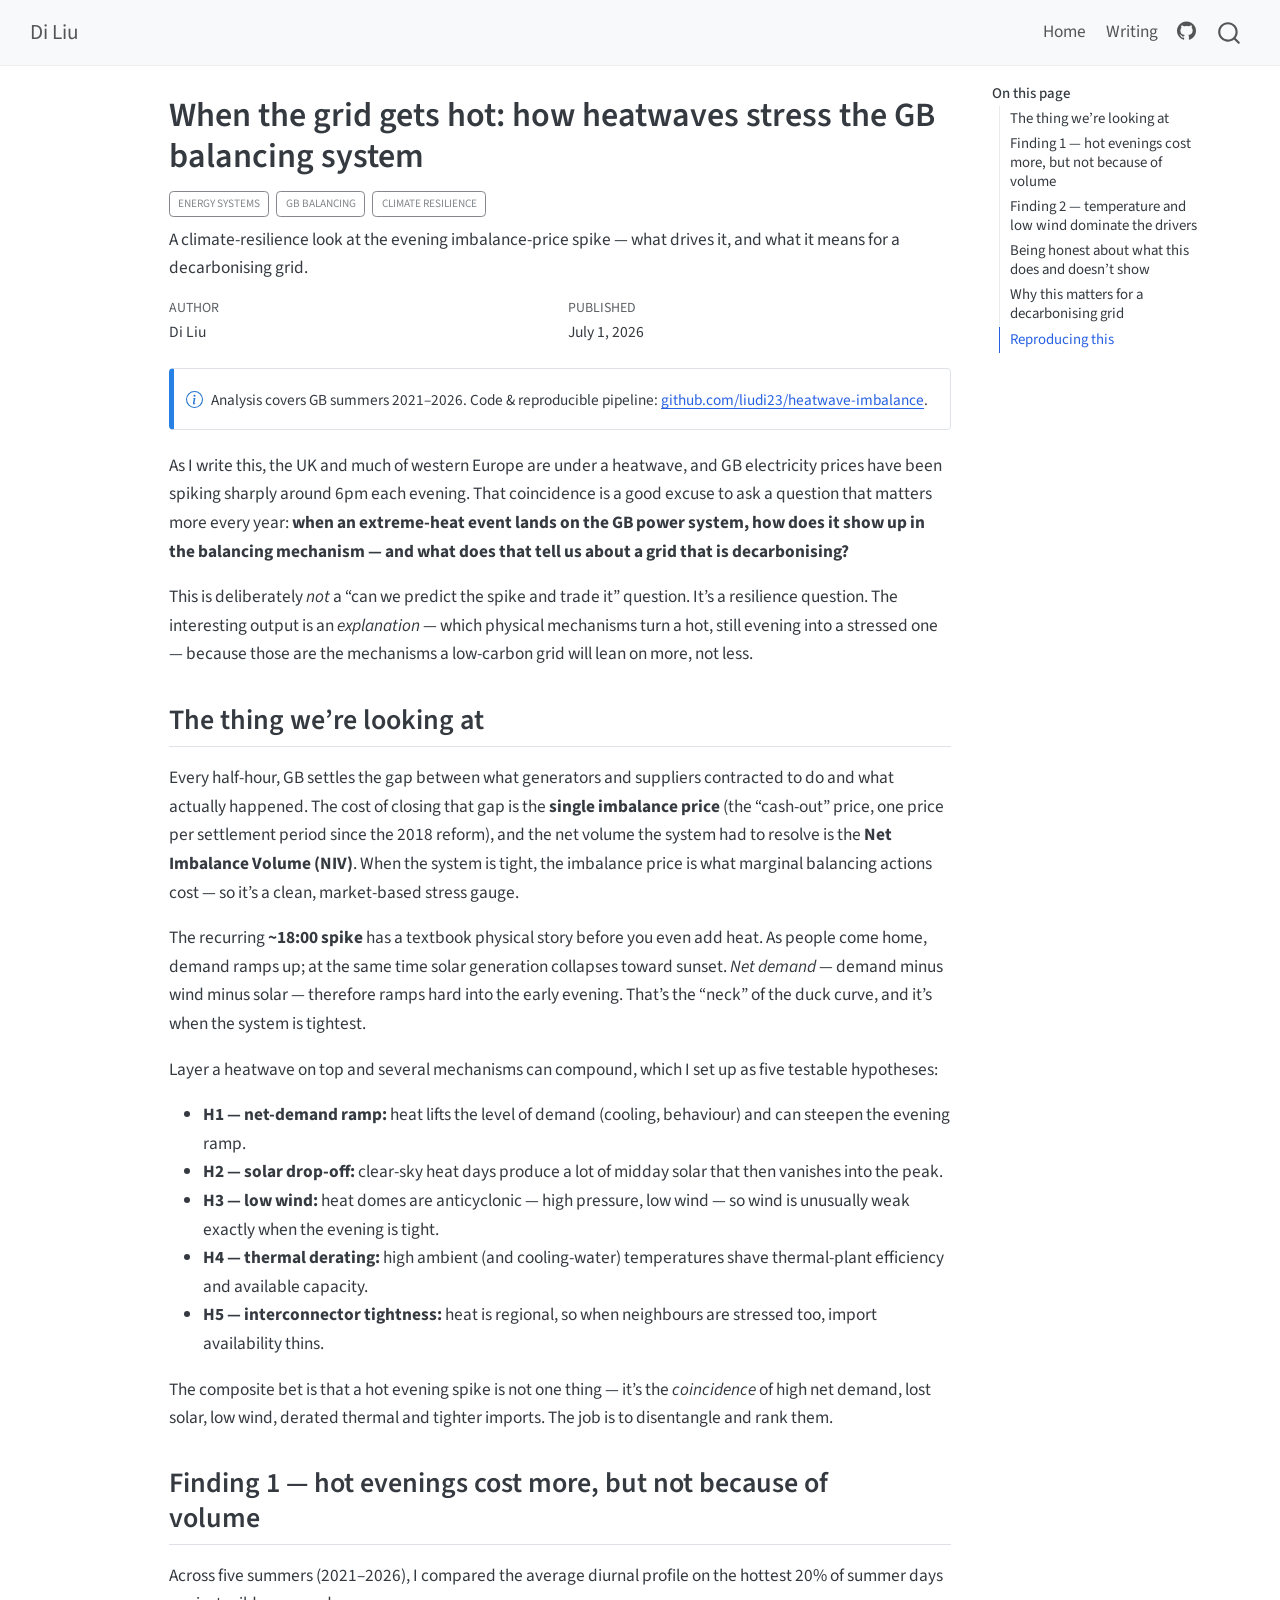
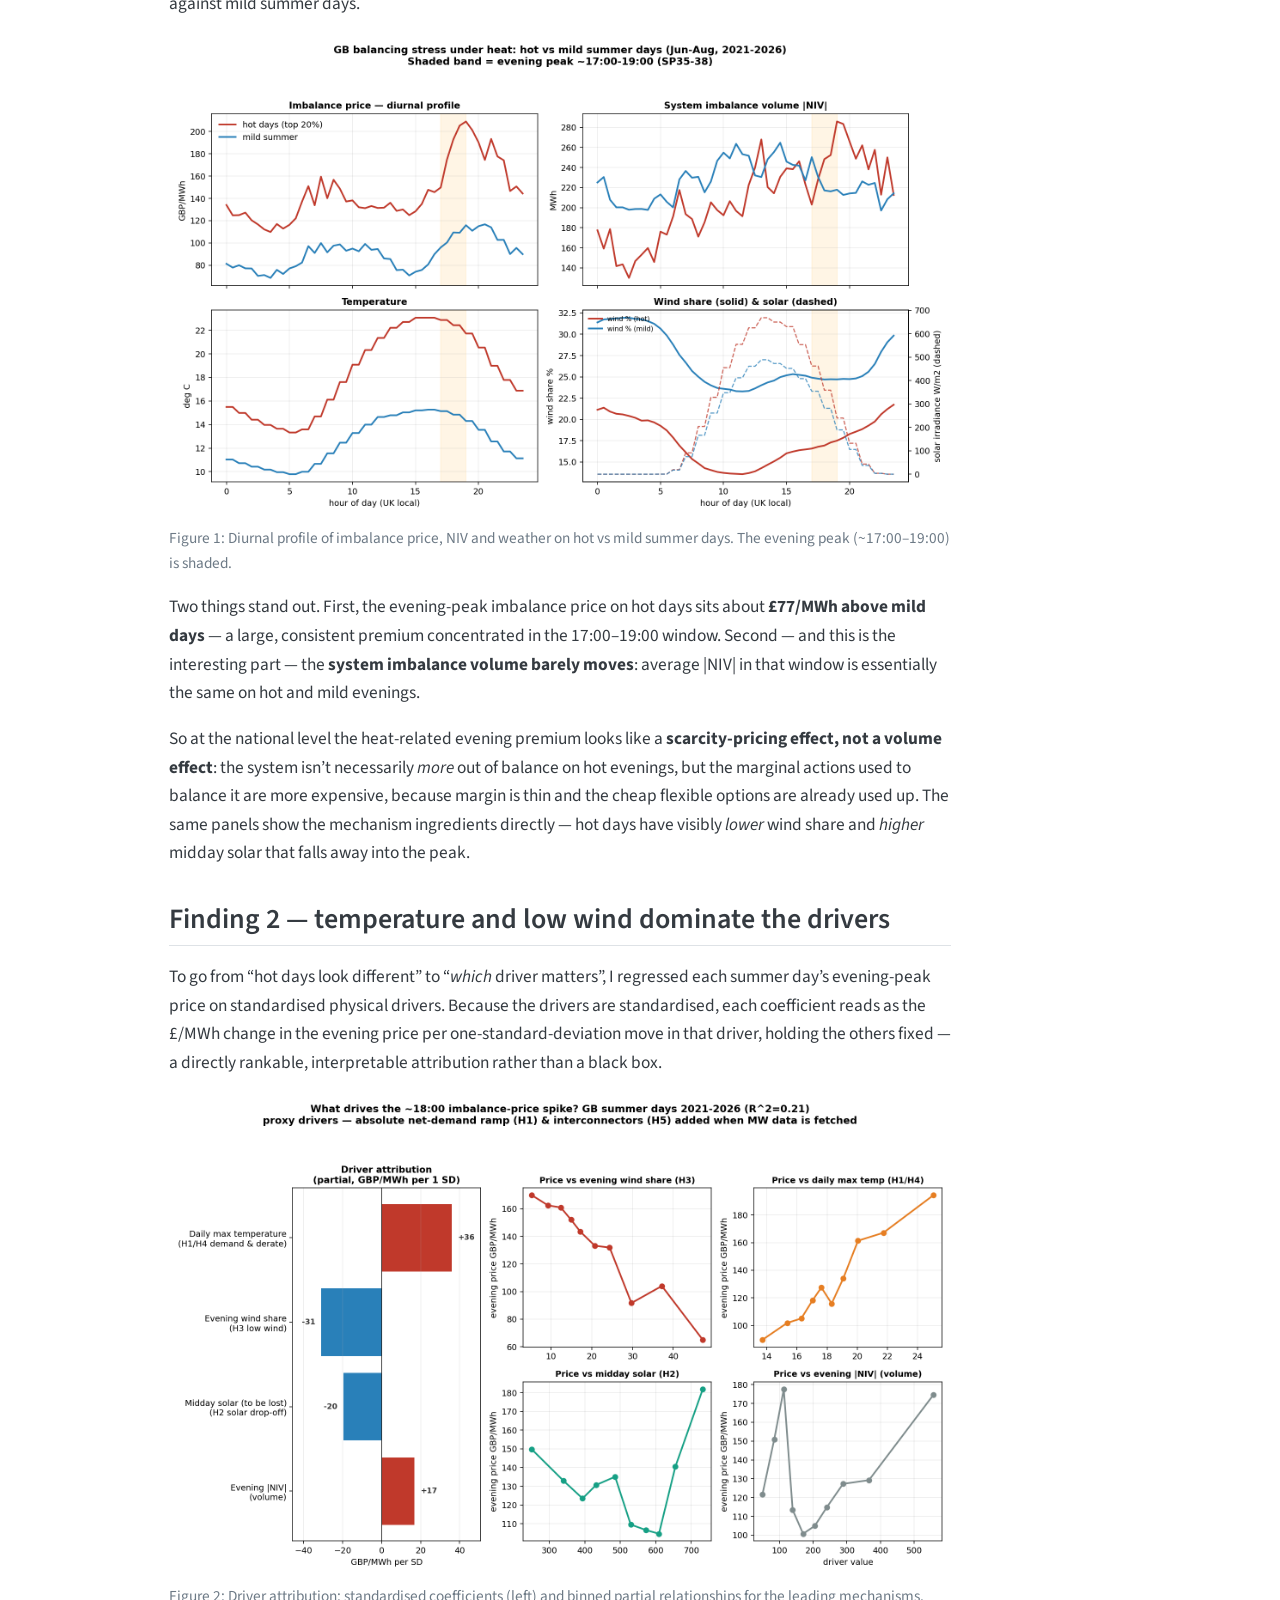
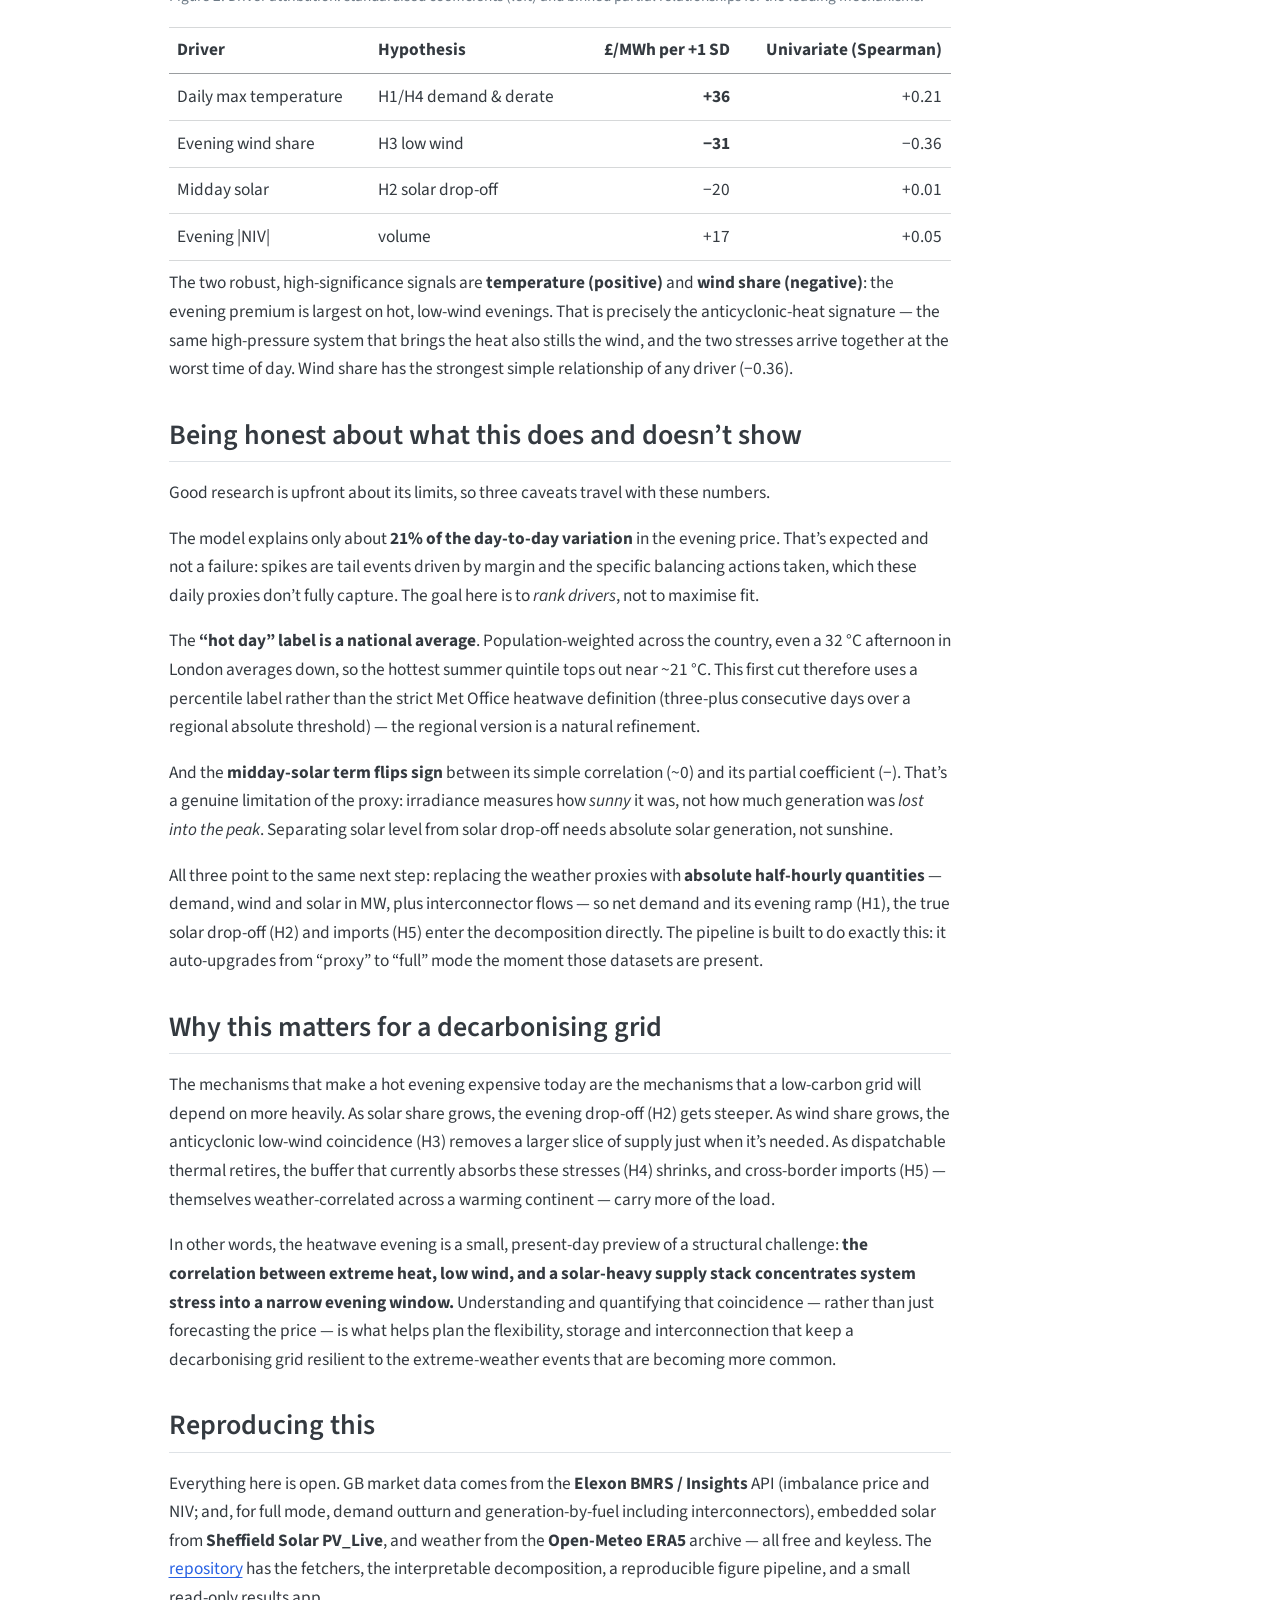
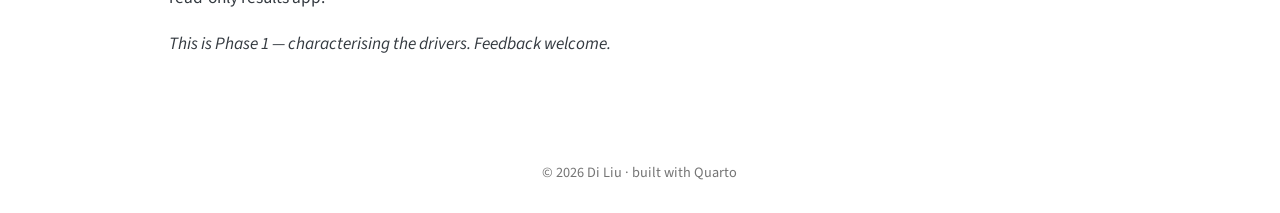
<file: posts/heatwave-imbalance/index.html>
<!DOCTYPE html>
<html xmlns="http://www.w3.org/1999/xhtml" lang="en" xml:lang="en"><head>

<meta charset="utf-8">
<meta name="generator" content="quarto-1.10.18">

<meta name="viewport" content="width=device-width, initial-scale=1.0, user-scalable=yes">

<meta name="author" content="Di Liu">
<meta name="dcterms.date" content="2026-07-01">
<meta name="description" content="A climate-resilience look at the evening imbalance-price spike — what drives it, and what it means for a decarbonising grid.">

<title>When the grid gets hot: how heatwaves stress the GB balancing system – Di Liu</title>
<style>
/* Default styles provided by pandoc.
** See https://pandoc.org/MANUAL.html#variables-for-html for config info.
*/
span.smallcaps{font-variant: small-caps;}
div.columns{display: flex; gap: 1.5em;}
div.column{flex: auto;}
@media screen {
div.columns{gap: min(4vw, 1.5em);}
div.column{overflow-x: auto;}
}
div.hanging-indent{margin-left: 1.5em; text-indent: -1.5em;}
ul.task-list{list-style: none;}
ul.task-list li input[type="checkbox"] {
  width: 0.8em;
  margin: 0 0.8em 0.2em -1em; /* quarto-specific, see https://github.com/quarto-dev/quarto-cli/issues/4556 */ 
  vertical-align: middle;
}
</style>


<script src="../../site_libs/quarto-nav/quarto-nav.js"></script>
<script src="../../site_libs/quarto-nav/headroom.min.js"></script>
<script src="../../site_libs/clipboard/clipboard.min.js"></script>
<script src="../../site_libs/quarto-search/autocomplete.umd.js"></script>
<script src="../../site_libs/quarto-search/fuse.min.js"></script>
<script src="../../site_libs/quarto-search/quarto-search.js"></script>
<meta name="quarto:offset" content="../../">
<script src="../../site_libs/quarto-html/quarto.js" type="module"></script>
<script src="../../site_libs/quarto-html/tabsets/tabsets.js" type="module"></script>
<script src="../../site_libs/quarto-html/popper.min.js"></script>
<script src="../../site_libs/quarto-html/tippy.umd.min.js"></script>
<script src="../../site_libs/quarto-html/anchor.min.js"></script>
<link href="../../site_libs/quarto-html/tippy.css" rel="stylesheet">
<link href="../../site_libs/quarto-html/quarto-syntax-highlighting-64a204ab8560d761af7679ceaba22944.css" rel="stylesheet" id="quarto-text-highlighting-styles">
<script src="../../site_libs/bootstrap/bootstrap.min.js"></script>
<link href="../../site_libs/bootstrap/bootstrap-icons.css" rel="stylesheet">
<link href="../../site_libs/bootstrap/bootstrap-6ac2aec46ad7f46b16024ee4409aa65c.min.css" rel="stylesheet" append-hash="true" id="quarto-bootstrap" data-mode="light">
<script id="quarto-search-options" type="application/json">{
  "location": "navbar",
  "copy-button": false,
  "collapse-after": 3,
  "panel-placement": "end",
  "type": "overlay",
  "limit": 50,
  "keyboard-shortcut": [
    "f",
    "/",
    "s"
  ],
  "show-item-context": false,
  "language": {
    "search-no-results-text": "No results",
    "search-matching-documents-text": "matching documents",
    "search-copy-link-title": "Copy link to search",
    "search-hide-matches-text": "Hide additional matches",
    "search-more-match-text": "more match in this document",
    "search-more-matches-text": "more matches in this document",
    "search-clear-button-title": "Clear",
    "search-text-placeholder": "",
    "search-detached-cancel-button-title": "Cancel",
    "search-submit-button-title": "Submit",
    "search-label": "Search"
  }
}</script>


<link rel="stylesheet" href="../../styles.css">
</head>

<body class="nav-fixed quarto-light">

<div id="quarto-search-results"></div>
  <header id="quarto-header" class="headroom fixed-top">
    <nav class="navbar navbar-expand-lg " data-bs-theme="dark">
      <div class="navbar-container container-fluid">
      <div class="navbar-brand-container mx-auto">
    <a class="navbar-brand" href="../../index.html">
    <span class="navbar-title">Di Liu</span>
    </a>
  </div>
            <div id="quarto-search" class="" title="Search"></div>
          <button class="navbar-toggler" type="button" data-bs-toggle="collapse" data-bs-target="#navbarCollapse" aria-controls="navbarCollapse" role="menu" aria-expanded="false" aria-label="Toggle navigation" onclick="if (window.quartoToggleHeadroom) { window.quartoToggleHeadroom(); }">
  <span class="navbar-toggler-icon"></span>
</button>
          <div class="collapse navbar-collapse" id="navbarCollapse">
            <ul class="navbar-nav navbar-nav-scroll ms-auto">
  <li class="nav-item">
    <a class="nav-link" href="../../index.html"> 
<span class="menu-text">Home</span></a>
  </li>  
  <li class="nav-item">
    <a class="nav-link" href="../../writing.html"> 
<span class="menu-text">Writing</span></a>
  </li>  
  <li class="nav-item compact">
    <a class="nav-link" href="https://github.com/liudi23"> <i class="bi bi-github" role="img" aria-label="GitHub">
</i> 
<span class="menu-text"></span></a>
  </li>  
</ul>
          </div> <!-- /navcollapse -->
            <div class="quarto-navbar-tools">
</div>
      </div> <!-- /container-fluid -->
    </nav>
</header>
<!-- content -->
<div id="quarto-content" class="quarto-container page-columns page-rows-contents page-layout-article page-navbar">
<!-- sidebar -->
<!-- margin-sidebar -->
    <div id="quarto-margin-sidebar" class="sidebar margin-sidebar">
        <nav id="TOC" role="doc-toc" class="toc-active">
    <h2 id="toc-title">On this page</h2>
   
  <ul class="collapse">
  <li><a href="#the-thing-were-looking-at" id="toc-the-thing-were-looking-at" class="nav-link active" data-scroll-target="#the-thing-were-looking-at">The thing we’re looking at</a></li>
  <li><a href="#finding-1-hot-evenings-cost-more-but-not-because-of-volume" id="toc-finding-1-hot-evenings-cost-more-but-not-because-of-volume" class="nav-link" data-scroll-target="#finding-1-hot-evenings-cost-more-but-not-because-of-volume">Finding 1 — hot evenings cost more, but not because of volume</a></li>
  <li><a href="#finding-2-temperature-and-low-wind-dominate-the-drivers" id="toc-finding-2-temperature-and-low-wind-dominate-the-drivers" class="nav-link" data-scroll-target="#finding-2-temperature-and-low-wind-dominate-the-drivers">Finding 2 — temperature and low wind dominate the drivers</a></li>
  <li><a href="#being-honest-about-what-this-does-and-doesnt-show" id="toc-being-honest-about-what-this-does-and-doesnt-show" class="nav-link" data-scroll-target="#being-honest-about-what-this-does-and-doesnt-show">Being honest about what this does and doesn’t show</a></li>
  <li><a href="#why-this-matters-for-a-decarbonising-grid" id="toc-why-this-matters-for-a-decarbonising-grid" class="nav-link" data-scroll-target="#why-this-matters-for-a-decarbonising-grid">Why this matters for a decarbonising grid</a></li>
  <li><a href="#reproducing-this" id="toc-reproducing-this" class="nav-link" data-scroll-target="#reproducing-this">Reproducing this</a></li>
  </ul>
</nav>
    </div>
<!-- main -->
<main class="content" id="quarto-document-content">

<header id="title-block-header" class="quarto-title-block default">
<div class="quarto-title">
<h1 class="title">When the grid gets hot: how heatwaves stress the GB balancing system</h1>
  <div class="quarto-categories">
    <div class="quarto-category">energy systems</div>
    <div class="quarto-category">GB balancing</div>
    <div class="quarto-category">climate resilience</div>
  </div>
  </div>

<div>
  <div class="description">
    A climate-resilience look at the evening imbalance-price spike — what drives it, and what it means for a decarbonising grid.
  </div>
</div>


<div class="quarto-title-meta">

    <div>
    <div class="quarto-title-meta-heading">Author</div>
    <div class="quarto-title-meta-contents">
             <p>Di Liu </p>
          </div>
  </div>
    
    <div>
    <div class="quarto-title-meta-heading">Published</div>
    <div class="quarto-title-meta-contents">
      <p class="date">July 1, 2026</p>
    </div>
  </div>
  
    
  </div>
  


</header>


<div class="callout callout-style-simple callout-note">
<div class="callout-body d-flex">
<div class="callout-icon-container">
<i class="callout-icon"></i>
</div>
<div class="callout-body-container">
<p>Analysis covers GB summers 2021–2026. Code &amp; reproducible pipeline: <a href="https://github.com/liudi23/heatwave-imbalance">github.com/liudi23/heatwave-imbalance</a>. <!-- Add your live Streamlit app link here once deployed. --></p>
</div>
</div>
</div>
<p>As I write this, the UK and much of western Europe are under a heatwave, and GB electricity prices have been spiking sharply around 6pm each evening. That coincidence is a good excuse to ask a question that matters more every year: <strong>when an extreme-heat event lands on the GB power system, how does it show up in the balancing mechanism — and what does that tell us about a grid that is decarbonising?</strong></p>
<p>This is deliberately <em>not</em> a “can we predict the spike and trade it” question. It’s a resilience question. The interesting output is an <em>explanation</em> — which physical mechanisms turn a hot, still evening into a stressed one — because those are the mechanisms a low-carbon grid will lean on more, not less.</p>
<section id="the-thing-were-looking-at" class="level2">
<h2 class="anchored" data-anchor-id="the-thing-were-looking-at">The thing we’re looking at</h2>
<p>Every half-hour, GB settles the gap between what generators and suppliers contracted to do and what actually happened. The cost of closing that gap is the <strong>single imbalance price</strong> (the “cash-out” price, one price per settlement period since the 2018 reform), and the net volume the system had to resolve is the <strong>Net Imbalance Volume (NIV)</strong>. When the system is tight, the imbalance price is what marginal balancing actions cost — so it’s a clean, market-based stress gauge.</p>
<p>The recurring <strong>~18:00 spike</strong> has a textbook physical story before you even add heat. As people come home, demand ramps up; at the same time solar generation collapses toward sunset. <em>Net demand</em> — demand minus wind minus solar — therefore ramps hard into the early evening. That’s the “neck” of the duck curve, and it’s when the system is tightest.</p>
<p>Layer a heatwave on top and several mechanisms can compound, which I set up as five testable hypotheses:</p>
<ul>
<li><strong>H1 — net-demand ramp:</strong> heat lifts the level of demand (cooling, behaviour) and can steepen the evening ramp.</li>
<li><strong>H2 — solar drop-off:</strong> clear-sky heat days produce a lot of midday solar that then vanishes into the peak.</li>
<li><strong>H3 — low wind:</strong> heat domes are anticyclonic — high pressure, low wind — so wind is unusually weak exactly when the evening is tight.</li>
<li><strong>H4 — thermal derating:</strong> high ambient (and cooling-water) temperatures shave thermal-plant efficiency and available capacity.</li>
<li><strong>H5 — interconnector tightness:</strong> heat is regional, so when neighbours are stressed too, import availability thins.</li>
</ul>
<p>The composite bet is that a hot evening spike is not one thing — it’s the <em>coincidence</em> of high net demand, lost solar, low wind, derated thermal and tighter imports. The job is to disentangle and rank them.</p>
</section>
<section id="finding-1-hot-evenings-cost-more-but-not-because-of-volume" class="level2">
<h2 class="anchored" data-anchor-id="finding-1-hot-evenings-cost-more-but-not-because-of-volume">Finding 1 — hot evenings cost more, but not because of volume</h2>
<p>Across five summers (2021–2026), I compared the average diurnal profile on the hottest 20% of summer days against mild summer days.</p>
<div id="fig-diurnal" class="quarto-float quarto-figure quarto-figure-center anchored">
<figure class="quarto-float quarto-float-fig figure">
<div aria-describedby="fig-diurnal-caption-0ceaefa1-69ba-4598-a22c-09a6ac19f8ca">
<img src="heatwave_diurnal_profile.png" class="img-fluid figure-img">
</div>
<figcaption class="quarto-float-caption-bottom quarto-float-caption quarto-float-fig" id="fig-diurnal-caption-0ceaefa1-69ba-4598-a22c-09a6ac19f8ca">
Figure&nbsp;1: Diurnal profile of imbalance price, NIV and weather on hot vs mild summer days. The evening peak (~17:00–19:00) is shaded.
</figcaption>
</figure>
</div>
<p>Two things stand out. First, the evening-peak imbalance price on hot days sits about <strong>£77/MWh above mild days</strong> — a large, consistent premium concentrated in the 17:00–19:00 window. Second — and this is the interesting part — the <strong>system imbalance volume barely moves</strong>: average |NIV| in that window is essentially the same on hot and mild evenings.</p>
<p>So at the national level the heat-related evening premium looks like a <strong>scarcity-pricing effect, not a volume effect</strong>: the system isn’t necessarily <em>more</em> out of balance on hot evenings, but the marginal actions used to balance it are more expensive, because margin is thin and the cheap flexible options are already used up. The same panels show the mechanism ingredients directly — hot days have visibly <em>lower</em> wind share and <em>higher</em> midday solar that falls away into the peak.</p>
</section>
<section id="finding-2-temperature-and-low-wind-dominate-the-drivers" class="level2">
<h2 class="anchored" data-anchor-id="finding-2-temperature-and-low-wind-dominate-the-drivers">Finding 2 — temperature and low wind dominate the drivers</h2>
<p>To go from “hot days look different” to “<em>which</em> driver matters”, I regressed each summer day’s evening-peak price on standardised physical drivers. Because the drivers are standardised, each coefficient reads as the £/MWh change in the evening price per one-standard-deviation move in that driver, holding the others fixed — a directly rankable, interpretable attribution rather than a black box.</p>
<div id="fig-decomp" class="quarto-float quarto-figure quarto-figure-center anchored">
<figure class="quarto-float quarto-float-fig figure">
<div aria-describedby="fig-decomp-caption-0ceaefa1-69ba-4598-a22c-09a6ac19f8ca">
<img src="spike_decomposition.png" class="img-fluid figure-img">
</div>
<figcaption class="quarto-float-caption-bottom quarto-float-caption quarto-float-fig" id="fig-decomp-caption-0ceaefa1-69ba-4598-a22c-09a6ac19f8ca">
Figure&nbsp;2: Driver attribution: standardised coefficients (left) and binned partial relationships for the leading mechanisms.
</figcaption>
</figure>
</div>
<table class="caption-top table">
<thead>
<tr class="header">
<th>Driver</th>
<th>Hypothesis</th>
<th style="text-align: right;">£/MWh per +1 SD</th>
<th style="text-align: right;">Univariate (Spearman)</th>
</tr>
</thead>
<tbody>
<tr class="odd">
<td>Daily max temperature</td>
<td>H1/H4 demand &amp; derate</td>
<td style="text-align: right;"><strong>+36</strong></td>
<td style="text-align: right;">+0.21</td>
</tr>
<tr class="even">
<td>Evening wind share</td>
<td>H3 low wind</td>
<td style="text-align: right;"><strong>−31</strong></td>
<td style="text-align: right;">−0.36</td>
</tr>
<tr class="odd">
<td>Midday solar</td>
<td>H2 solar drop-off</td>
<td style="text-align: right;">−20</td>
<td style="text-align: right;">+0.01</td>
</tr>
<tr class="even">
<td>Evening |NIV|</td>
<td>volume</td>
<td style="text-align: right;">+17</td>
<td style="text-align: right;">+0.05</td>
</tr>
</tbody>
</table>
<p>The two robust, high-significance signals are <strong>temperature (positive)</strong> and <strong>wind share (negative)</strong>: the evening premium is largest on hot, low-wind evenings. That is precisely the anticyclonic-heat signature — the same high-pressure system that brings the heat also stills the wind, and the two stresses arrive together at the worst time of day. Wind share has the strongest simple relationship of any driver (−0.36).</p>
</section>
<section id="being-honest-about-what-this-does-and-doesnt-show" class="level2">
<h2 class="anchored" data-anchor-id="being-honest-about-what-this-does-and-doesnt-show">Being honest about what this does and doesn’t show</h2>
<p>Good research is upfront about its limits, so three caveats travel with these numbers.</p>
<p>The model explains only about <strong>21% of the day-to-day variation</strong> in the evening price. That’s expected and not a failure: spikes are tail events driven by margin and the specific balancing actions taken, which these daily proxies don’t fully capture. The goal here is to <em>rank drivers</em>, not to maximise fit.</p>
<p>The <strong>“hot day” label is a national average</strong>. Population-weighted across the country, even a 32 °C afternoon in London averages down, so the hottest summer quintile tops out near ~21 °C. This first cut therefore uses a percentile label rather than the strict Met Office heatwave definition (three-plus consecutive days over a regional absolute threshold) — the regional version is a natural refinement.</p>
<p>And the <strong>midday-solar term flips sign</strong> between its simple correlation (~0) and its partial coefficient (−). That’s a genuine limitation of the proxy: irradiance measures how <em>sunny</em> it was, not how much generation was <em>lost into the peak</em>. Separating solar level from solar drop-off needs absolute solar generation, not sunshine.</p>
<p>All three point to the same next step: replacing the weather proxies with <strong>absolute half-hourly quantities</strong> — demand, wind and solar in MW, plus interconnector flows — so net demand and its evening ramp (H1), the true solar drop-off (H2) and imports (H5) enter the decomposition directly. The pipeline is built to do exactly this: it auto-upgrades from “proxy” to “full” mode the moment those datasets are present.</p>
</section>
<section id="why-this-matters-for-a-decarbonising-grid" class="level2">
<h2 class="anchored" data-anchor-id="why-this-matters-for-a-decarbonising-grid">Why this matters for a decarbonising grid</h2>
<p>The mechanisms that make a hot evening expensive today are the mechanisms that a low-carbon grid will depend on more heavily. As solar share grows, the evening drop-off (H2) gets steeper. As wind share grows, the anticyclonic low-wind coincidence (H3) removes a larger slice of supply just when it’s needed. As dispatchable thermal retires, the buffer that currently absorbs these stresses (H4) shrinks, and cross-border imports (H5) — themselves weather-correlated across a warming continent — carry more of the load.</p>
<p>In other words, the heatwave evening is a small, present-day preview of a structural challenge: <strong>the correlation between extreme heat, low wind, and a solar-heavy supply stack concentrates system stress into a narrow evening window.</strong> Understanding and quantifying that coincidence — rather than just forecasting the price — is what helps plan the flexibility, storage and interconnection that keep a decarbonising grid resilient to the extreme-weather events that are becoming more common.</p>
</section>
<section id="reproducing-this" class="level2">
<h2 class="anchored" data-anchor-id="reproducing-this">Reproducing this</h2>
<p>Everything here is open. GB market data comes from the <strong>Elexon BMRS / Insights</strong> API (imbalance price and NIV; and, for full mode, demand outturn and generation-by-fuel including interconnectors), embedded solar from <strong>Sheffield Solar PV_Live</strong>, and weather from the <strong>Open-Meteo ERA5</strong> archive — all free and keyless. The <a href="https://github.com/liudi23/heatwave-imbalance">repository</a> has the fetchers, the interpretable decomposition, a reproducible figure pipeline, and a small read-only results app.</p>
<p><em>This is Phase 1 — characterising the drivers. Feedback welcome.</em></p>


</section>

</main> <!-- /main -->
<script id="quarto-html-after-body" type="application/javascript">
  window.document.addEventListener("DOMContentLoaded", function (event) {
    const icon = "";
    const anchorJS = new window.AnchorJS();
    anchorJS.options = {
      placement: 'right',
      icon: icon
    };
    anchorJS.add('.anchored');
    const isCodeAnnotation = (el) => {
      for (const clz of el.classList) {
        if (clz.startsWith('code-annotation-')) {                     
          return true;
        }
      }
      return false;
    }
    const onCopySuccess = function(e) {
      // button target
      const button = e.trigger;
      // don't keep focus
      button.blur();
      // flash "checked"
      button.classList.add('code-copy-button-checked');
      var currentTitle = button.getAttribute("title");
      button.setAttribute("title", "Copied!");
      let tooltip;
      if (window.bootstrap) {
        button.setAttribute("data-bs-toggle", "tooltip");
        button.setAttribute("data-bs-placement", "left");
        button.setAttribute("data-bs-title", "Copied!");
        tooltip = new bootstrap.Tooltip(button, 
          { trigger: "manual", 
            customClass: "code-copy-button-tooltip",
            offset: [0, -8]});
        tooltip.show();    
      }
      setTimeout(function() {
        if (tooltip) {
          tooltip.hide();
          button.removeAttribute("data-bs-title");
          button.removeAttribute("data-bs-toggle");
          button.removeAttribute("data-bs-placement");
        }
        button.setAttribute("title", currentTitle);
        button.classList.remove('code-copy-button-checked');
      }, 1000);
      // clear code selection
      e.clearSelection();
    }
    const getTextToCopy = function(trigger) {
      const outerScaffold = trigger.parentElement.cloneNode(true);
      const codeEl = outerScaffold.querySelector('code');
      for (const childEl of codeEl.children) {
        if (isCodeAnnotation(childEl)) {
          childEl.remove();
        }
      }
      return codeEl.innerText;
    }
    const clipboard = new window.ClipboardJS('.code-copy-button:not([data-in-quarto-modal])', {
      text: getTextToCopy
    });
    clipboard.on('success', onCopySuccess);
    if (window.document.getElementById('quarto-embedded-source-code-modal')) {
      const clipboardModal = new window.ClipboardJS('.code-copy-button[data-in-quarto-modal]', {
        text: getTextToCopy,
        container: window.document.getElementById('quarto-embedded-source-code-modal')
      });
      clipboardModal.on('success', onCopySuccess);
    }
      var localhostRegex = new RegExp(/^(?:http|https):\/\/localhost\:?[0-9]*\//);
      var mailtoRegex = new RegExp(/^mailto:/);
        var filterRegex = new RegExp("https:\/\/liudi23\.github\.io");
      var isInternal = (href) => {
          return filterRegex.test(href) || localhostRegex.test(href) || mailtoRegex.test(href);
      }
      // Inspect non-navigation links and adorn them if external
     var links = window.document.querySelectorAll('a[href]:not(.nav-link):not(.navbar-brand):not(.toc-action):not(.sidebar-link):not(.sidebar-item-toggle):not(.pagination-link):not(.no-external):not([aria-hidden]):not(.dropdown-item):not(.quarto-navigation-tool):not(.about-link)');
      for (var i=0; i<links.length; i++) {
        const link = links[i];
        if (!isInternal(link.href)) {
          // undo the damage that might have been done by quarto-nav.js in the case of
          // links that we want to consider external
          if (link.dataset.originalHref !== undefined) {
            link.href = link.dataset.originalHref;
          }
        }
      }
    function tippyHover(el, contentFn, onTriggerFn, onUntriggerFn) {
      const config = {
        allowHTML: true,
        maxWidth: 500,
        delay: 100,
        arrow: false,
        appendTo: function(el) {
            return el.parentElement;
        },
        interactive: true,
        interactiveBorder: 10,
        theme: 'quarto',
        placement: 'bottom-start',
      };
      if (contentFn) {
        config.content = contentFn;
      }
      if (onTriggerFn) {
        config.onTrigger = onTriggerFn;
      }
      if (onUntriggerFn) {
        config.onUntrigger = onUntriggerFn;
      }
      window.tippy(el, config); 
    }
    const noterefs = window.document.querySelectorAll('a[role="doc-noteref"]');
    for (var i=0; i<noterefs.length; i++) {
      const ref = noterefs[i];
      tippyHover(ref, function() {
        // use id or data attribute instead here
        let href = ref.getAttribute('data-footnote-href') || ref.getAttribute('href');
        try { href = new URL(href).hash; } catch {}
        const id = href.replace(/^#\/?/, "");
        const note = window.document.getElementById(id);
        if (note) {
          return note.innerHTML;
        } else {
          return "";
        }
      });
    }
    const xrefs = window.document.querySelectorAll('a.quarto-xref');
    const processXRef = (id, note) => {
      // Strip column container classes
      const stripColumnClz = (el) => {
        el.classList.remove("page-full", "page-columns");
        if (el.children) {
          for (const child of el.children) {
            stripColumnClz(child);
          }
        }
      }
      stripColumnClz(note)
      if (id === null || id.startsWith('sec-')) {
        // Special case sections, only their first couple elements
        const container = document.createElement("div");
        if (note.children && note.children.length > 2) {
          container.appendChild(note.children[0].cloneNode(true));
          for (let i = 1; i < note.children.length; i++) {
            const child = note.children[i];
            if (child.tagName === "P" && child.innerText === "") {
              continue;
            } else {
              container.appendChild(child.cloneNode(true));
              break;
            }
          }
          if (window.Quarto?.typesetMath) {
            window.Quarto.typesetMath(container);
          }
          return container.innerHTML
        } else {
          if (window.Quarto?.typesetMath) {
            window.Quarto.typesetMath(note);
          }
          return note.innerHTML;
        }
      } else {
        // Remove any anchor links if they are present
        const anchorLink = note.querySelector('a.anchorjs-link');
        if (anchorLink) {
          anchorLink.remove();
        }
        if (window.Quarto?.typesetMath) {
          window.Quarto.typesetMath(note);
        }
        if (note.classList.contains("callout")) {
          return note.outerHTML;
        } else {
          return note.innerHTML;
        }
      }
    }
    for (var i=0; i<xrefs.length; i++) {
      const xref = xrefs[i];
      tippyHover(xref, undefined, function(instance) {
        instance.disable();
        let url = xref.getAttribute('href');
        let hash = undefined; 
        if (url.startsWith('#')) {
          hash = url;
        } else {
          try { hash = new URL(url).hash; } catch {}
        }
        if (hash) {
          const id = hash.replace(/^#\/?/, "");
          const note = window.document.getElementById(id);
          if (note !== null) {
            try {
              const html = processXRef(id, note.cloneNode(true));
              instance.setContent(html);
            } finally {
              instance.enable();
              instance.show();
            }
          } else {
            // See if we can fetch this
            fetch(url.split('#')[0])
            .then(res => res.text())
            .then(html => {
              const parser = new DOMParser();
              const htmlDoc = parser.parseFromString(html, "text/html");
              const note = htmlDoc.getElementById(id);
              if (note !== null) {
                const html = processXRef(id, note);
                instance.setContent(html);
              } 
            }).finally(() => {
              instance.enable();
              instance.show();
            });
          }
        } else {
          // See if we can fetch a full url (with no hash to target)
          // This is a special case and we should probably do some content thinning / targeting
          fetch(url)
          .then(res => res.text())
          .then(html => {
            const parser = new DOMParser();
            const htmlDoc = parser.parseFromString(html, "text/html");
            const note = htmlDoc.querySelector('main.content');
            if (note !== null) {
              // This should only happen for chapter cross references
              // (since there is no id in the URL)
              // remove the first header
              if (note.children.length > 0 && note.children[0].tagName === "HEADER") {
                note.children[0].remove();
              }
              const html = processXRef(null, note);
              instance.setContent(html);
            } 
          }).finally(() => {
            instance.enable();
            instance.show();
          });
        }
      }, function(instance) {
      });
    }
        let selectedAnnoteEl;
        const selectorForAnnotation = ( cell, annotation) => {
          let cellAttr = 'data-code-cell="' + cell + '"';
          let lineAttr = 'data-code-annotation="' +  annotation + '"';
          const selector = 'span[' + cellAttr + '][' + lineAttr + ']';
          return selector;
        }
        const selectCodeLines = (annoteEl) => {
          const doc = window.document;
          const targetCell = annoteEl.getAttribute("data-target-cell");
          const targetAnnotation = annoteEl.getAttribute("data-target-annotation");
          const annoteSpan = window.document.querySelector(selectorForAnnotation(targetCell, targetAnnotation));
          const lines = annoteSpan.getAttribute("data-code-lines").split(",");
          const lineIds = lines.map((line) => {
            return targetCell + "-" + line;
          })
          let top = null;
          let height = null;
          let parent = null;
          if (lineIds.length > 0) {
              //compute the position of the single el (top and bottom and make a div)
              const el = window.document.getElementById(lineIds[0]);
              top = el.offsetTop;
              height = el.offsetHeight;
              parent = el.parentElement.parentElement;
            if (lineIds.length > 1) {
              const lastEl = window.document.getElementById(lineIds[lineIds.length - 1]);
              const bottom = lastEl.offsetTop + lastEl.offsetHeight;
              height = bottom - top;
            }
            if (top !== null && height !== null && parent !== null) {
              // cook up a div (if necessary) and position it 
              let div = window.document.getElementById("code-annotation-line-highlight");
              if (div === null) {
                div = window.document.createElement("div");
                div.setAttribute("id", "code-annotation-line-highlight");
                div.style.position = 'absolute';
                parent.appendChild(div);
              }
              div.style.top = top - 2 + "px";
              div.style.height = height + 4 + "px";
              div.style.left = 0;
              let gutterDiv = window.document.getElementById("code-annotation-line-highlight-gutter");
              if (gutterDiv === null) {
                gutterDiv = window.document.createElement("div");
                gutterDiv.setAttribute("id", "code-annotation-line-highlight-gutter");
                gutterDiv.style.position = 'absolute';
                const codeCell = window.document.getElementById(targetCell);
                const gutter = codeCell.querySelector('.code-annotation-gutter');
                gutter.appendChild(gutterDiv);
              }
              gutterDiv.style.top = top - 2 + "px";
              gutterDiv.style.height = height + 4 + "px";
            }
            selectedAnnoteEl = annoteEl;
          }
        };
        const unselectCodeLines = () => {
          const elementsIds = ["code-annotation-line-highlight", "code-annotation-line-highlight-gutter"];
          elementsIds.forEach((elId) => {
            const div = window.document.getElementById(elId);
            if (div) {
              div.remove();
            }
          });
          selectedAnnoteEl = undefined;
        };
          // Handle positioning of the toggle
      window.addEventListener(
        "resize",
        throttle(() => {
          elRect = undefined;
          if (selectedAnnoteEl) {
            selectCodeLines(selectedAnnoteEl);
          }
        }, 10)
      );
      function throttle(fn, ms) {
      let throttle = false;
      let timer;
        return (...args) => {
          if(!throttle) { // first call gets through
              fn.apply(this, args);
              throttle = true;
          } else { // all the others get throttled
              if(timer) clearTimeout(timer); // cancel #2
              timer = setTimeout(() => {
                fn.apply(this, args);
                timer = throttle = false;
              }, ms);
          }
        };
      }
        // Attach click handler to the DT
        const annoteDls = window.document.querySelectorAll('dt[data-target-cell]');
        for (const annoteDlNode of annoteDls) {
          annoteDlNode.addEventListener('click', (event) => {
            const clickedEl = event.target;
            if (clickedEl !== selectedAnnoteEl) {
              unselectCodeLines();
              const activeEl = window.document.querySelector('dt[data-target-cell].code-annotation-active');
              if (activeEl) {
                activeEl.classList.remove('code-annotation-active');
              }
              selectCodeLines(clickedEl);
              clickedEl.classList.add('code-annotation-active');
            } else {
              // Unselect the line
              unselectCodeLines();
              clickedEl.classList.remove('code-annotation-active');
            }
          });
        }
    const findCites = (el) => {
      const parentEl = el.parentElement;
      if (parentEl) {
        const cites = parentEl.dataset.cites;
        if (cites) {
          return {
            el,
            cites: cites.split(' ')
          };
        } else {
          return findCites(el.parentElement)
        }
      } else {
        return undefined;
      }
    };
    var bibliorefs = window.document.querySelectorAll('a[role="doc-biblioref"]');
    for (var i=0; i<bibliorefs.length; i++) {
      const ref = bibliorefs[i];
      const citeInfo = findCites(ref);
      if (citeInfo) {
        tippyHover(citeInfo.el, function() {
          var popup = window.document.createElement('div');
          citeInfo.cites.forEach(function(cite) {
            var citeDiv = window.document.createElement('div');
            citeDiv.classList.add('hanging-indent');
            citeDiv.classList.add('csl-entry');
            var biblioDiv = window.document.getElementById('ref-' + cite);
            if (biblioDiv) {
              citeDiv.innerHTML = biblioDiv.innerHTML;
            }
            popup.appendChild(citeDiv);
          });
          return popup.innerHTML;
        });
      }
    }
  });
  </script>
</div> <!-- /content -->
<footer class="footer">
  <div class="nav-footer">
    <div class="nav-footer-left">
      &nbsp;
    </div>   
    <div class="nav-footer-center">
<p>© 2026 Di Liu · built with Quarto</p>
</div>
    <div class="nav-footer-right">
      &nbsp;
    </div>
  </div>
</footer>




</body></html>
</file>
<file: site_libs/quarto-html/tippy.css>
.tippy-box[data-animation=fade][data-state=hidden]{opacity:0}[data-tippy-root]{max-width:calc(100vw - 10px)}.tippy-box{position:relative;background-color:#333;color:#fff;border-radius:4px;font-size:14px;line-height:1.4;white-space:normal;outline:0;transition-property:transform,visibility,opacity}.tippy-box[data-placement^=top]>.tippy-arrow{bottom:0}.tippy-box[data-placement^=top]>.tippy-arrow:before{bottom:-7px;left:0;border-width:8px 8px 0;border-top-color:initial;transform-origin:center top}.tippy-box[data-placement^=bottom]>.tippy-arrow{top:0}.tippy-box[data-placement^=bottom]>.tippy-arrow:before{top:-7px;left:0;border-width:0 8px 8px;border-bottom-color:initial;transform-origin:center bottom}.tippy-box[data-placement^=left]>.tippy-arrow{right:0}.tippy-box[data-placement^=left]>.tippy-arrow:before{border-width:8px 0 8px 8px;border-left-color:initial;right:-7px;transform-origin:center left}.tippy-box[data-placement^=right]>.tippy-arrow{left:0}.tippy-box[data-placement^=right]>.tippy-arrow:before{left:-7px;border-width:8px 8px 8px 0;border-right-color:initial;transform-origin:center right}.tippy-box[data-inertia][data-state=visible]{transition-timing-function:cubic-bezier(.54,1.5,.38,1.11)}.tippy-arrow{width:16px;height:16px;color:#333}.tippy-arrow:before{content:"";position:absolute;border-color:transparent;border-style:solid}.tippy-content{position:relative;padding:5px 9px;z-index:1}
</file>
<file: site_libs/quarto-html/quarto-syntax-highlighting-64a204ab8560d761af7679ceaba22944.css>
/* quarto syntax highlight colors */
:root {
  --quarto-hl-ot-color: #003B4F;
  --quarto-hl-at-color: #657422;
  --quarto-hl-ss-color: #20794D;
  --quarto-hl-an-color: #5E5E5E;
  --quarto-hl-fu-color: #4758AB;
  --quarto-hl-st-color: #20794D;
  --quarto-hl-cf-color: #003B4F;
  --quarto-hl-op-color: #5E5E5E;
  --quarto-hl-er-color: #AD0000;
  --quarto-hl-bn-color: #AD0000;
  --quarto-hl-al-color: #AD0000;
  --quarto-hl-va-color: #111111;
  --quarto-hl-bu-color: inherit;
  --quarto-hl-ex-color: inherit;
  --quarto-hl-pp-color: #AD0000;
  --quarto-hl-in-color: #5E5E5E;
  --quarto-hl-vs-color: #20794D;
  --quarto-hl-wa-color: #5E5E5E;
  --quarto-hl-do-color: #5E5E5E;
  --quarto-hl-im-color: #00769E;
  --quarto-hl-ch-color: #20794D;
  --quarto-hl-dt-color: #AD0000;
  --quarto-hl-fl-color: #AD0000;
  --quarto-hl-co-color: #5E5E5E;
  --quarto-hl-cv-color: #5E5E5E;
  --quarto-hl-cn-color: #8f5902;
  --quarto-hl-sc-color: #5E5E5E;
  --quarto-hl-dv-color: #AD0000;
  --quarto-hl-kw-color: #003B4F;
}

/* other quarto variables */
:root {
  --quarto-font-monospace: SFMono-Regular, Menlo, Monaco, Consolas, "Liberation Mono", "Courier New", monospace;
}

/* syntax highlight based on Pandoc's rules */
pre > code.sourceCode > span {
  color: #003B4F;
}

code.sourceCode > span {
  color: #003B4F;
}

div.sourceCode,
div.sourceCode pre.sourceCode {
  color: #003B4F;
}

/* Normal */
code span {
  color: #003B4F;
}

/* Alert */
code span.al {
  color: #AD0000;
  font-style: inherit;
}

/* Annotation */
code span.an {
  color: #5E5E5E;
  font-style: inherit;
}

/* Attribute */
code span.at {
  color: #657422;
  font-style: inherit;
}

/* BaseN */
code span.bn {
  color: #AD0000;
  font-style: inherit;
}

/* BuiltIn */
code span.bu {
  font-style: inherit;
}

/* ControlFlow */
code span.cf {
  color: #003B4F;
  font-weight: bold;
  font-style: inherit;
}

/* Char */
code span.ch {
  color: #20794D;
  font-style: inherit;
}

/* Constant */
code span.cn {
  color: #8f5902;
  font-style: inherit;
}

/* Comment */
code span.co {
  color: #5E5E5E;
  font-style: inherit;
}

/* CommentVar */
code span.cv {
  color: #5E5E5E;
  font-style: italic;
}

/* Documentation */
code span.do {
  color: #5E5E5E;
  font-style: italic;
}

/* DataType */
code span.dt {
  color: #AD0000;
  font-style: inherit;
}

/* DecVal */
code span.dv {
  color: #AD0000;
  font-style: inherit;
}

/* Error */
code span.er {
  color: #AD0000;
  font-style: inherit;
}

/* Extension */
code span.ex {
  font-style: inherit;
}

/* Float */
code span.fl {
  color: #AD0000;
  font-style: inherit;
}

/* Function */
code span.fu {
  color: #4758AB;
  font-style: inherit;
}

/* Import */
code span.im {
  color: #00769E;
  font-style: inherit;
}

/* Information */
code span.in {
  color: #5E5E5E;
  font-style: inherit;
}

/* Keyword */
code span.kw {
  color: #003B4F;
  font-weight: bold;
  font-style: inherit;
}

/* Operator */
code span.op {
  color: #5E5E5E;
  font-style: inherit;
}

/* Other */
code span.ot {
  color: #003B4F;
  font-style: inherit;
}

/* Preprocessor */
code span.pp {
  color: #AD0000;
  font-style: inherit;
}

/* SpecialChar */
code span.sc {
  color: #5E5E5E;
  font-style: inherit;
}

/* SpecialString */
code span.ss {
  color: #20794D;
  font-style: inherit;
}

/* String */
code span.st {
  color: #20794D;
  font-style: inherit;
}

/* Variable */
code span.va {
  color: #111111;
  font-style: inherit;
}

/* VerbatimString */
code span.vs {
  color: #20794D;
  font-style: inherit;
}

/* Warning */
code span.wa {
  color: #5E5E5E;
  font-style: italic;
}

.prevent-inlining {
  content: "</";
}

/*# sourceMappingURL=9d8d5bb603a83b8298b89080a598c93b.css.map */
</file>
<file: styles.css>
/* Light, understated personal-site styling on top of the cosmo theme. */

:root {
  --link: #2980b9;
}

body {
  font-size: 1.02rem;
  line-height: 1.65;
}

.navbar {
  border-bottom: 1px solid #eee;
}

/* Project blurbs on the landing page */
main h3 {
  margin-top: 1.6rem;
  font-weight: 600;
}

/* Readable measure for prose posts */
.page-columns .content {
  max-width: 46rem;
}

img {
  border-radius: 6px;
}

/* Circular profile photo, floated beside the intro on wider screens */
.profile-pic {
  border-radius: 50%;
  object-fit: cover;
  aspect-ratio: 1 / 1;
  float: right;
  margin: 0 0 1rem 1.5rem;
  box-shadow: 0 2px 10px rgba(0, 0, 0, 0.12);
}
@media (max-width: 600px) {
  .profile-pic { float: none; display: block; margin: 0 auto 1rem; }
}

blockquote {
  color: #555;
  border-left: 3px solid #ddd;
}
</file>
